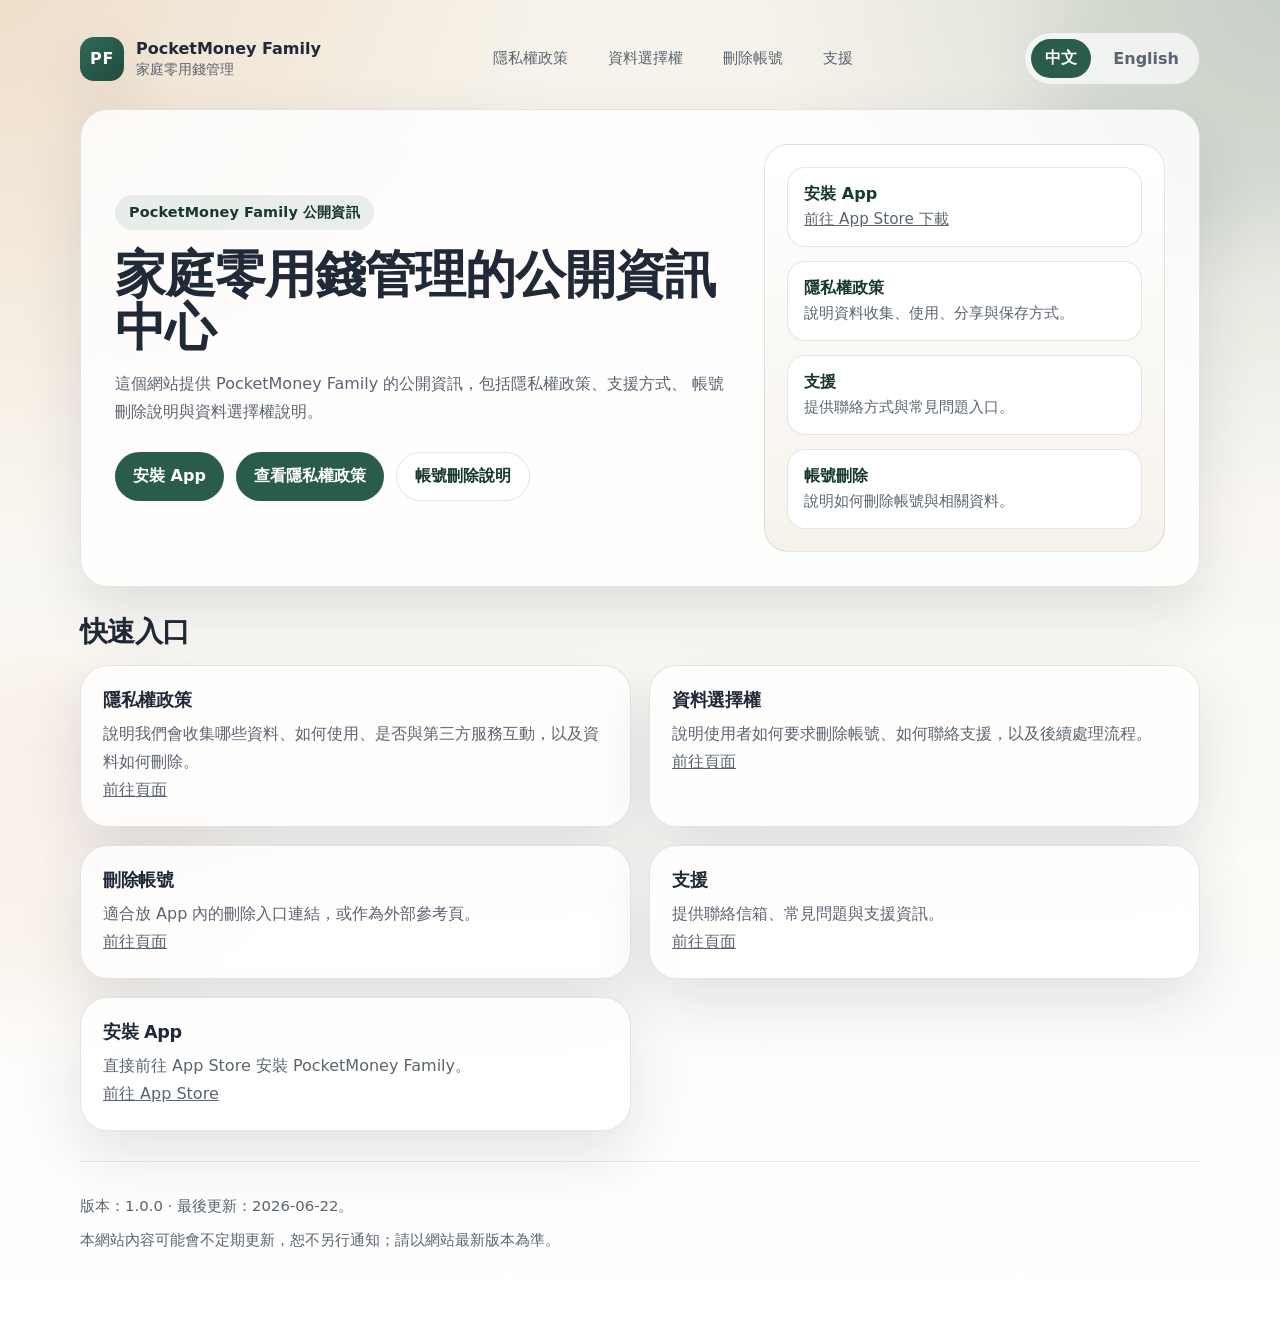
<file: index.html>
<!doctype html>
<html lang="zh-Hant">
  <head>
    <meta charset="utf-8">
    <meta name="viewport" content="width=device-width, initial-scale=1">
    <title>PocketMoney Family</title>
    <meta name="description" content="PocketMoney Family 的公開資訊頁，包含隱私權政策、支援、帳號刪除與資料選擇權說明。">
    <meta name="apple-itunes-app" content="app-id=6783416910">
    <script>
      try {
        const savedLanguage = localStorage.getItem("pocketmoneyfamily-language");
        if (savedLanguage === "en" || savedLanguage === "zh") {
          document.documentElement.dataset.lang = savedLanguage;
          document.documentElement.lang = savedLanguage === "en" ? "en" : "zh-Hant";
        }
      } catch (_) {}
    </script>
    <link rel="stylesheet" href="assets/site.css">
    <script src="assets/site.js" defer></script>
  </head>
  <body>
    <div class="page">
      <div class="shell">
        <header class="topbar">
          <a class="brand" href="./" aria-label="PocketMoney Family 首頁">
            <div class="brand-mark">PF</div>
            <div class="brand-text">
              <strong>PocketMoney Family</strong>
              <span data-lang-block="zh">家庭零用錢管理</span>
              <span data-lang-block="en">Family allowance manager</span>
            </div>
          </a>
          <nav class="nav" aria-label="主要導覽">
            <a href="privacy/" data-lang-block="zh">隱私權政策</a>
            <a href="privacy-choices/" data-lang-block="zh">資料選擇權</a>
            <a href="delete-account/" data-lang-block="zh">刪除帳號</a>
            <a href="support/" data-lang-block="zh">支援</a>
            <a href="privacy/" data-lang-block="en">Privacy Policy</a>
            <a href="privacy-choices/" data-lang-block="en">Privacy Choices</a>
            <a href="delete-account/" data-lang-block="en">Delete Account</a>
            <a href="support/" data-lang-block="en">Support</a>
          </nav>
          <div class="lang-toggle" role="group" aria-label="Language switch">
            <button type="button" data-lang-switch="zh">中文</button>
            <button type="button" data-lang-switch="en">English</button>
          </div>
        </header>

        <main>
          <section class="hero">
            <div class="hero-copy">
              <div class="eyebrow" data-lang-block="zh">PocketMoney Family 公開資訊</div>
              <div class="eyebrow" data-lang-block="en">PocketMoney Family public information</div>
              <h1 data-lang-block="zh">家庭零用錢管理的公開資訊中心</h1>
              <h1 data-lang-block="en">Public information hub for PocketMoney Family</h1>
              <p data-lang-block="zh">
                這個網站提供 PocketMoney Family 的公開資訊，包括隱私權政策、支援方式、
                帳號刪除說明與資料選擇權說明。
              </p>
              <p data-lang-block="en">
                This site provides the public information for PocketMoney Family, including the privacy policy,
                support details, account deletion instructions, and privacy choices.
              </p>
              <p class="language-note" data-lang-block="en">English view. Traditional Chinese is the primary language of this site.</p>
              <div class="hero-actions" data-lang-block="zh">
                <a class="button primary" href="https://apps.apple.com/app/id6783416910">安裝 App</a>
                <a class="button primary" href="privacy/">查看隱私權政策</a>
                <a class="button secondary" href="delete-account/">帳號刪除說明</a>
              </div>
              <div class="hero-actions" data-lang-block="en">
                <a class="button primary" href="https://apps.apple.com/app/id6783416910">Install app</a>
                <a class="button primary" href="privacy/">View privacy policy</a>
                <a class="button secondary" href="delete-account/">Delete account info</a>
              </div>
            </div>
            <div class="hero-panel" aria-label="網站內容摘要">
              <div class="stat" data-lang-block="zh">
                <strong>安裝 App</strong>
                <span><a href="https://apps.apple.com/app/id6783416910">前往 App Store 下載</a></span>
              </div>
              <div class="stat" data-lang-block="en">
                <strong>Install app</strong>
                <span><a href="https://apps.apple.com/app/id6783416910">Go to the App Store</a></span>
              </div>
              <div class="stat" data-lang-block="zh">
                <strong>隱私權政策</strong>
                <span>說明資料收集、使用、分享與保存方式。</span>
              </div>
              <div class="stat" data-lang-block="en">
                <strong>Privacy Policy</strong>
                <span>Explains how data is collected, used, shared, and retained.</span>
              </div>
              <div class="stat" data-lang-block="zh">
                <strong>支援</strong>
                <span>提供聯絡方式與常見問題入口。</span>
              </div>
              <div class="stat" data-lang-block="en">
                <strong>Support</strong>
                <span>Provides contact details and a simple FAQ entry point.</span>
              </div>
              <div class="stat" data-lang-block="zh">
                <strong>帳號刪除</strong>
                <span>說明如何刪除帳號與相關資料。</span>
              </div>
              <div class="stat" data-lang-block="en">
                <strong>Account Deletion</strong>
                <span>Explains how to delete an account and related data.</span>
              </div>
            </div>
          </section>

          <section class="section">
            <div class="section-header" data-lang-block="zh">
              <h2>快速入口</h2>
            </div>
            <div class="section-header" data-lang-block="en">
              <h2>Quick links</h2>
            </div>
            <div class="grid two">
              <article class="card">
                <h3 data-lang-block="zh">隱私權政策</h3>
                <h3 data-lang-block="en">Privacy Policy</h3>
                <p data-lang-block="zh">說明我們會收集哪些資料、如何使用、是否與第三方服務互動，以及資料如何刪除。</p>
                <p data-lang-block="en">Explains what data we collect, how we use it, whether third-party services are involved, and how data is removed.</p>
                <p data-lang-block="zh"><a href="privacy/">前往頁面</a></p>
                <p data-lang-block="en"><a href="privacy/">Open page</a></p>
              </article>
              <article class="card">
                <h3 data-lang-block="zh">資料選擇權</h3>
                <h3 data-lang-block="en">Privacy Choices</h3>
                <p data-lang-block="zh">說明使用者如何要求刪除帳號、如何聯絡支援，以及後續處理流程。</p>
                <p data-lang-block="en">Explains how users can request account deletion, contact support, and understand the next steps.</p>
                <p data-lang-block="zh"><a href="privacy-choices/">前往頁面</a></p>
                <p data-lang-block="en"><a href="privacy-choices/">Open page</a></p>
              </article>
              <article class="card">
                <h3 data-lang-block="zh">刪除帳號</h3>
                <h3 data-lang-block="en">Delete Account</h3>
                <p data-lang-block="zh">適合放 App 內的刪除入口連結，或作為外部參考頁。</p>
                <p data-lang-block="en">Useful as the public destination for an in-app delete entry or a reference page.</p>
                <p data-lang-block="zh"><a href="delete-account/">前往頁面</a></p>
                <p data-lang-block="en"><a href="delete-account/">Open page</a></p>
              </article>
              <article class="card">
                <h3 data-lang-block="zh">支援</h3>
                <h3 data-lang-block="en">Support</h3>
                <p data-lang-block="zh">提供聯絡信箱、常見問題與支援資訊。</p>
                <p data-lang-block="en">Provides the contact email, FAQs, and support information.</p>
                <p data-lang-block="zh"><a href="support/">前往頁面</a></p>
                <p data-lang-block="en"><a href="support/">Open page</a></p>
              </article>
              <article class="card">
                <h3 data-lang-block="zh">安裝 App</h3>
                <h3 data-lang-block="en">Install app</h3>
                <p data-lang-block="zh">直接前往 App Store 安裝 PocketMoney Family。</p>
                <p data-lang-block="en">Go straight to the App Store to install PocketMoney Family.</p>
                <p data-lang-block="zh"><a href="https://apps.apple.com/app/id6783416910">前往 App Store</a></p>
                <p data-lang-block="en"><a href="https://apps.apple.com/app/id6783416910">Open App Store</a></p>
              </article>
            </div>
          </section>
        </main>

        <footer class="footer">
          <p data-lang-block="zh">版本：1.0.0 · 最後更新：2026-06-22。</p>
          <p data-lang-block="en">Version 1.0.0 · Last updated: 2026-06-22.</p>
          <p data-lang-block="zh">本網站內容可能會不定期更新，恕不另行通知；請以網站最新版本為準。</p>
          <p data-lang-block="en">This site may be updated from time to time without prior notice; please refer to the latest version on this site.</p>
        </footer>
      </div>
    </div>
  </body>
</html>
</file>
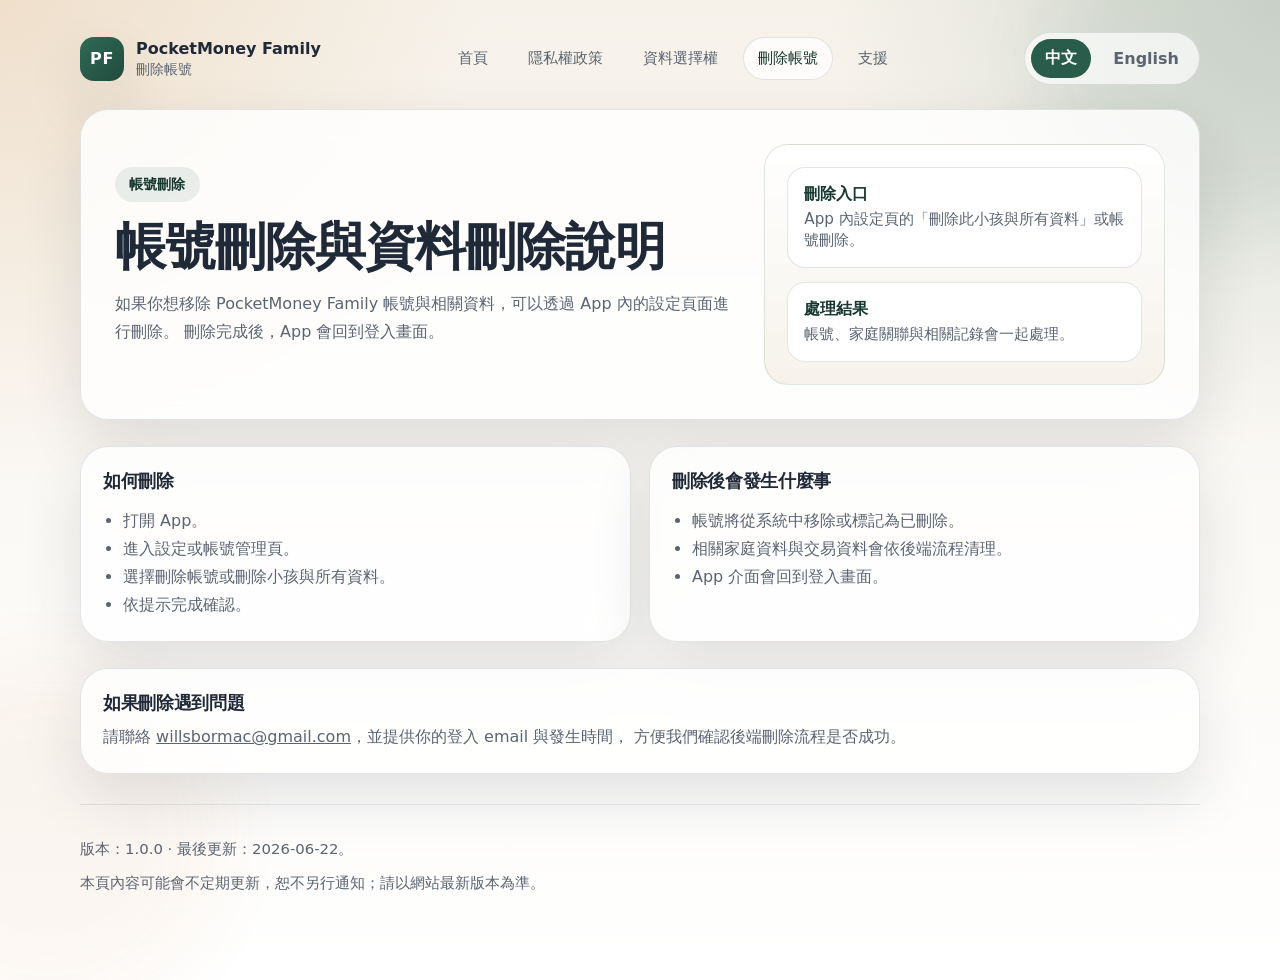
<file: delete-account/index.html>
<!doctype html>
<html lang="zh-Hant">
  <head>
    <meta charset="utf-8">
    <meta name="viewport" content="width=device-width, initial-scale=1">
    <title>刪除帳號 - PocketMoney Family</title>
    <meta name="description" content="PocketMoney Family 帳號刪除與資料刪除說明。">
    <meta name="apple-itunes-app" content="app-id=6783416910">
    <script>
      try {
        const savedLanguage = localStorage.getItem("pocketmoneyfamily-language");
        if (savedLanguage === "en" || savedLanguage === "zh") {
          document.documentElement.dataset.lang = savedLanguage;
          document.documentElement.lang = savedLanguage === "en" ? "en" : "zh-Hant";
        }
      } catch (_) {}
    </script>
    <link rel="stylesheet" href="../assets/site.css">
    <script src="../assets/site.js" defer></script>
  </head>
  <body>
    <div class="page">
      <div class="shell">
        <header class="topbar">
          <a class="brand" href="../">
            <div class="brand-mark">PF</div>
            <div class="brand-text">
              <strong>PocketMoney Family</strong>
              <span data-lang-block="zh">刪除帳號</span>
              <span data-lang-block="en">Delete account</span>
            </div>
          </a>
          <nav class="nav" aria-label="主要導覽">
            <a href="../" data-lang-block="zh">首頁</a>
            <a href="../privacy/" data-lang-block="zh">隱私權政策</a>
            <a href="../privacy-choices/" data-lang-block="zh">資料選擇權</a>
            <a href="../delete-account/" data-lang-block="zh" aria-current="page">刪除帳號</a>
            <a href="../support/" data-lang-block="zh">支援</a>
            <a href="../" data-lang-block="en">Home</a>
            <a href="../privacy/" data-lang-block="en">Privacy Policy</a>
            <a href="../privacy-choices/" data-lang-block="en">Privacy Choices</a>
            <a href="../delete-account/" data-lang-block="en" aria-current="page">Delete Account</a>
            <a href="../support/" data-lang-block="en">Support</a>
          </nav>
          <div class="lang-toggle" role="group" aria-label="Language switch">
            <button type="button" data-lang-switch="zh">中文</button>
            <button type="button" data-lang-switch="en">English</button>
          </div>
        </header>

        <main>
          <section class="hero">
            <div class="hero-copy">
              <div class="eyebrow" data-lang-block="zh">帳號刪除</div>
              <div class="eyebrow" data-lang-block="en">Delete account</div>
              <h1 data-lang-block="zh">帳號刪除與資料刪除說明</h1>
              <h1 data-lang-block="en">Account and data deletion</h1>
              <p data-lang-block="zh">
                如果你想移除 PocketMoney Family 帳號與相關資料，可以透過 App 內的設定頁面進行刪除。
                刪除完成後，App 會回到登入畫面。
              </p>
              <p data-lang-block="en">
                If you want to remove your PocketMoney Family account and related data, you can do so from the app settings.
                After deletion, the app returns to the sign-in screen.
              </p>
              <p class="language-note" data-lang-block="en">English view. Traditional Chinese is the primary language of this site.</p>
            </div>
            <div class="hero-panel">
              <div class="stat" data-lang-block="zh">
                <strong>刪除入口</strong>
                <span>App 內設定頁的「刪除此小孩與所有資料」或帳號刪除。</span>
              </div>
              <div class="stat" data-lang-block="en">
                <strong>Deletion entry</strong>
                <span>The in-app settings page includes account deletion and delete-child-with-all-data actions.</span>
              </div>
              <div class="stat" data-lang-block="zh">
                <strong>處理結果</strong>
                <span>帳號、家庭關聯與相關記錄會一起處理。</span>
              </div>
              <div class="stat" data-lang-block="en">
                <strong>Result</strong>
                <span>The account, family links, and related records are processed together.</span>
              </div>
            </div>
          </section>

          <section class="section">
            <div class="grid two">
              <article class="card">
                <h3 data-lang-block="zh">如何刪除</h3>
                <h3 data-lang-block="en">How to delete</h3>
                <ul data-lang-block="zh">
                  <li>打開 App。</li>
                  <li>進入設定或帳號管理頁。</li>
                  <li>選擇刪除帳號或刪除小孩與所有資料。</li>
                  <li>依提示完成確認。</li>
                </ul>
                <ul data-lang-block="en">
                  <li>Open the app.</li>
                  <li>Go to settings or account management.</li>
                  <li>Choose account deletion or delete child with all data.</li>
                  <li>Follow the prompts to confirm.</li>
                </ul>
              </article>
              <article class="card">
                <h3 data-lang-block="zh">刪除後會發生什麼事</h3>
                <h3 data-lang-block="en">What happens next</h3>
                <ul data-lang-block="zh">
                  <li>帳號將從系統中移除或標記為已刪除。</li>
                  <li>相關家庭資料與交易資料會依後端流程清理。</li>
                  <li>App 介面會回到登入畫面。</li>
                </ul>
                <ul data-lang-block="en">
                  <li>The account is removed from the system or marked as deleted.</li>
                  <li>Related family and transaction data is cleaned up by the backend flow.</li>
                  <li>The app returns to the sign-in screen.</li>
                </ul>
              </article>
            </div>
          </section>

          <section class="section">
            <div class="note">
              <h3 data-lang-block="zh">如果刪除遇到問題</h3>
              <h3 data-lang-block="en">If deletion fails</h3>
              <p data-lang-block="zh">
                請聯絡 <a href="mailto:willsbormac@gmail.com">willsbormac@gmail.com</a>，並提供你的登入 email 與發生時間，
                方便我們確認後端刪除流程是否成功。
              </p>
              <p data-lang-block="en">
                Please email <a href="mailto:willsbormac@gmail.com">willsbormac@gmail.com</a> with your sign-in email and the time of the issue,
                so we can check whether the backend deletion flow completed successfully.
              </p>
            </div>
          </section>
        </main>
        <footer class="footer">
          <p data-lang-block="zh">版本：1.0.0 · 最後更新：2026-06-22。</p>
          <p data-lang-block="en">Version 1.0.0 · Last updated: 2026-06-22.</p>
          <p data-lang-block="zh">本頁內容可能會不定期更新，恕不另行通知；請以網站最新版本為準。</p>
          <p data-lang-block="en">This page may be updated from time to time without prior notice; please refer to the latest version on this site.</p>
        </footer>
      </div>
    </div>
  </body>
</html>
</file>
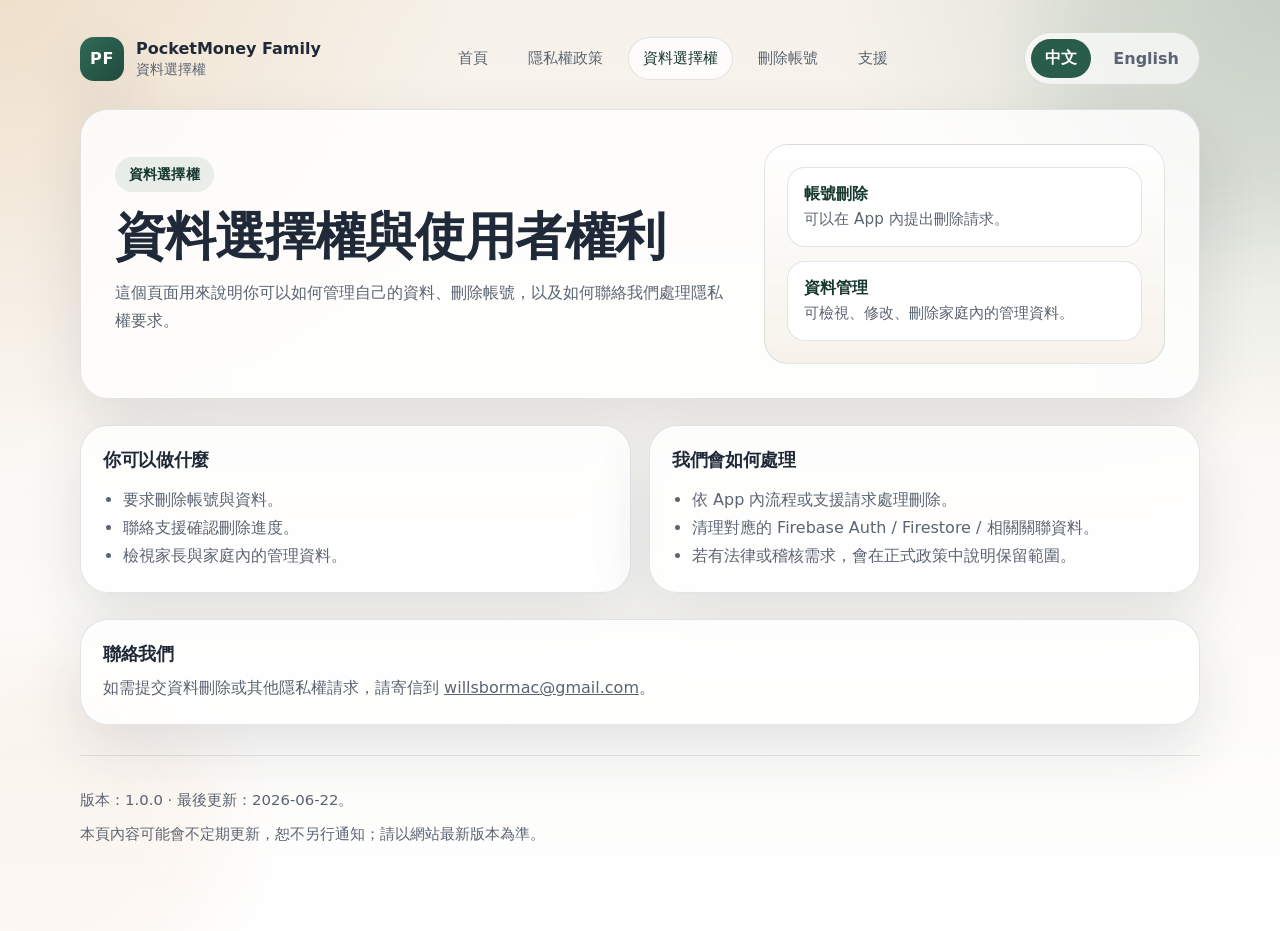
<file: privacy-choices/index.html>
<!doctype html>
<html lang="zh-Hant">
  <head>
    <meta charset="utf-8">
    <meta name="viewport" content="width=device-width, initial-scale=1">
    <title>資料選擇權 - PocketMoney Family</title>
    <meta name="description" content="PocketMoney Family 使用者資料選擇權與權利說明。">
    <meta name="apple-itunes-app" content="app-id=6783416910">
    <script>
      try {
        const savedLanguage = localStorage.getItem("pocketmoneyfamily-language");
        if (savedLanguage === "en" || savedLanguage === "zh") {
          document.documentElement.dataset.lang = savedLanguage;
          document.documentElement.lang = savedLanguage === "en" ? "en" : "zh-Hant";
        }
      } catch (_) {}
    </script>
    <link rel="stylesheet" href="../assets/site.css">
    <script src="../assets/site.js" defer></script>
  </head>
  <body>
    <div class="page">
      <div class="shell">
        <header class="topbar">
          <a class="brand" href="../">
            <div class="brand-mark">PF</div>
            <div class="brand-text">
              <strong>PocketMoney Family</strong>
              <span data-lang-block="zh">資料選擇權</span>
              <span data-lang-block="en">Privacy choices</span>
            </div>
          </a>
          <nav class="nav" aria-label="主要導覽">
            <a href="../" data-lang-block="zh">首頁</a>
            <a href="../privacy/" data-lang-block="zh">隱私權政策</a>
            <a href="../privacy-choices/" data-lang-block="zh" aria-current="page">資料選擇權</a>
            <a href="../delete-account/" data-lang-block="zh">刪除帳號</a>
            <a href="../support/" data-lang-block="zh">支援</a>
            <a href="../" data-lang-block="en">Home</a>
            <a href="../privacy/" data-lang-block="en">Privacy Policy</a>
            <a href="../privacy-choices/" data-lang-block="en" aria-current="page">Privacy Choices</a>
            <a href="../delete-account/" data-lang-block="en">Delete Account</a>
            <a href="../support/" data-lang-block="en">Support</a>
          </nav>
          <div class="lang-toggle" role="group" aria-label="Language switch">
            <button type="button" data-lang-switch="zh">中文</button>
            <button type="button" data-lang-switch="en">English</button>
          </div>
        </header>

        <main>
          <section class="hero">
            <div class="hero-copy">
              <div class="eyebrow" data-lang-block="zh">資料選擇權</div>
              <div class="eyebrow" data-lang-block="en">Privacy choices</div>
              <h1 data-lang-block="zh">資料選擇權與使用者權利</h1>
              <h1 data-lang-block="en">Privacy choices and user rights</h1>
              <p data-lang-block="zh">
                這個頁面用來說明你可以如何管理自己的資料、刪除帳號，以及如何聯絡我們處理隱私權要求。
              </p>
              <p data-lang-block="en">
                This page explains how you can manage your data, delete your account, and contact us about privacy requests.
              </p>
              <p class="language-note" data-lang-block="en">English view. Traditional Chinese is the primary language of this site.</p>
            </div>
            <div class="hero-panel">
              <div class="stat" data-lang-block="zh">
                <strong>帳號刪除</strong>
                <span>可以在 App 內提出刪除請求。</span>
              </div>
              <div class="stat" data-lang-block="en">
                <strong>Account deletion</strong>
                <span>You can submit a deletion request in the app.</span>
              </div>
              <div class="stat" data-lang-block="zh">
                <strong>資料管理</strong>
                <span>可檢視、修改、刪除家庭內的管理資料。</span>
              </div>
              <div class="stat" data-lang-block="en">
                <strong>Data management</strong>
                <span>You can view, edit, and delete family management data.</span>
              </div>
            </div>
          </section>

          <section class="section">
            <div class="grid two">
              <article class="card">
                <h3 data-lang-block="zh">你可以做什麼</h3>
                <h3 data-lang-block="en">What you can do</h3>
                <ul data-lang-block="zh">
                  <li>要求刪除帳號與資料。</li>
                  <li>聯絡支援確認刪除進度。</li>
                  <li>檢視家長與家庭內的管理資料。</li>
                </ul>
                <ul data-lang-block="en">
                  <li>Request account and data deletion.</li>
                  <li>Contact support to check deletion progress.</li>
                  <li>Check parent and family management data.</li>
                </ul>
              </article>
              <article class="card">
                <h3 data-lang-block="zh">我們會如何處理</h3>
                <h3 data-lang-block="en">How we handle it</h3>
                <ul data-lang-block="zh">
                  <li>依 App 內流程或支援請求處理刪除。</li>
                  <li>清理對應的 Firebase Auth / Firestore / 相關關聯資料。</li>
                  <li>若有法律或稽核需求，會在正式政策中說明保留範圍。</li>
                </ul>
                <ul data-lang-block="en">
                  <li>We process deletion through the app flow or a support request.</li>
                  <li>We clean up related Firebase Auth, Firestore, and linked records.</li>
                  <li>If there are legal or audit requirements, the final policy will explain retention scope.</li>
                </ul>
              </article>
            </div>
          </section>

          <section class="section">
            <div class="note">
              <h3 data-lang-block="zh">聯絡我們</h3>
              <h3 data-lang-block="en">Contact us</h3>
              <p data-lang-block="zh">
                如需提交資料刪除或其他隱私權請求，請寄信到
                <a href="mailto:willsbormac@gmail.com">willsbormac@gmail.com</a>。
              </p>
              <p data-lang-block="en">
                To submit a data deletion request or other privacy request, email
                <a href="mailto:willsbormac@gmail.com">willsbormac@gmail.com</a>.
              </p>
            </div>
          </section>
        </main>
        <footer class="footer">
          <p data-lang-block="zh">版本：1.0.0 · 最後更新：2026-06-22。</p>
          <p data-lang-block="en">Version 1.0.0 · Last updated: 2026-06-22.</p>
          <p data-lang-block="zh">本頁內容可能會不定期更新，恕不另行通知；請以網站最新版本為準。</p>
          <p data-lang-block="en">This page may be updated from time to time without prior notice; please refer to the latest version on this site.</p>
        </footer>
      </div>
    </div>
  </body>
</html>
</file>
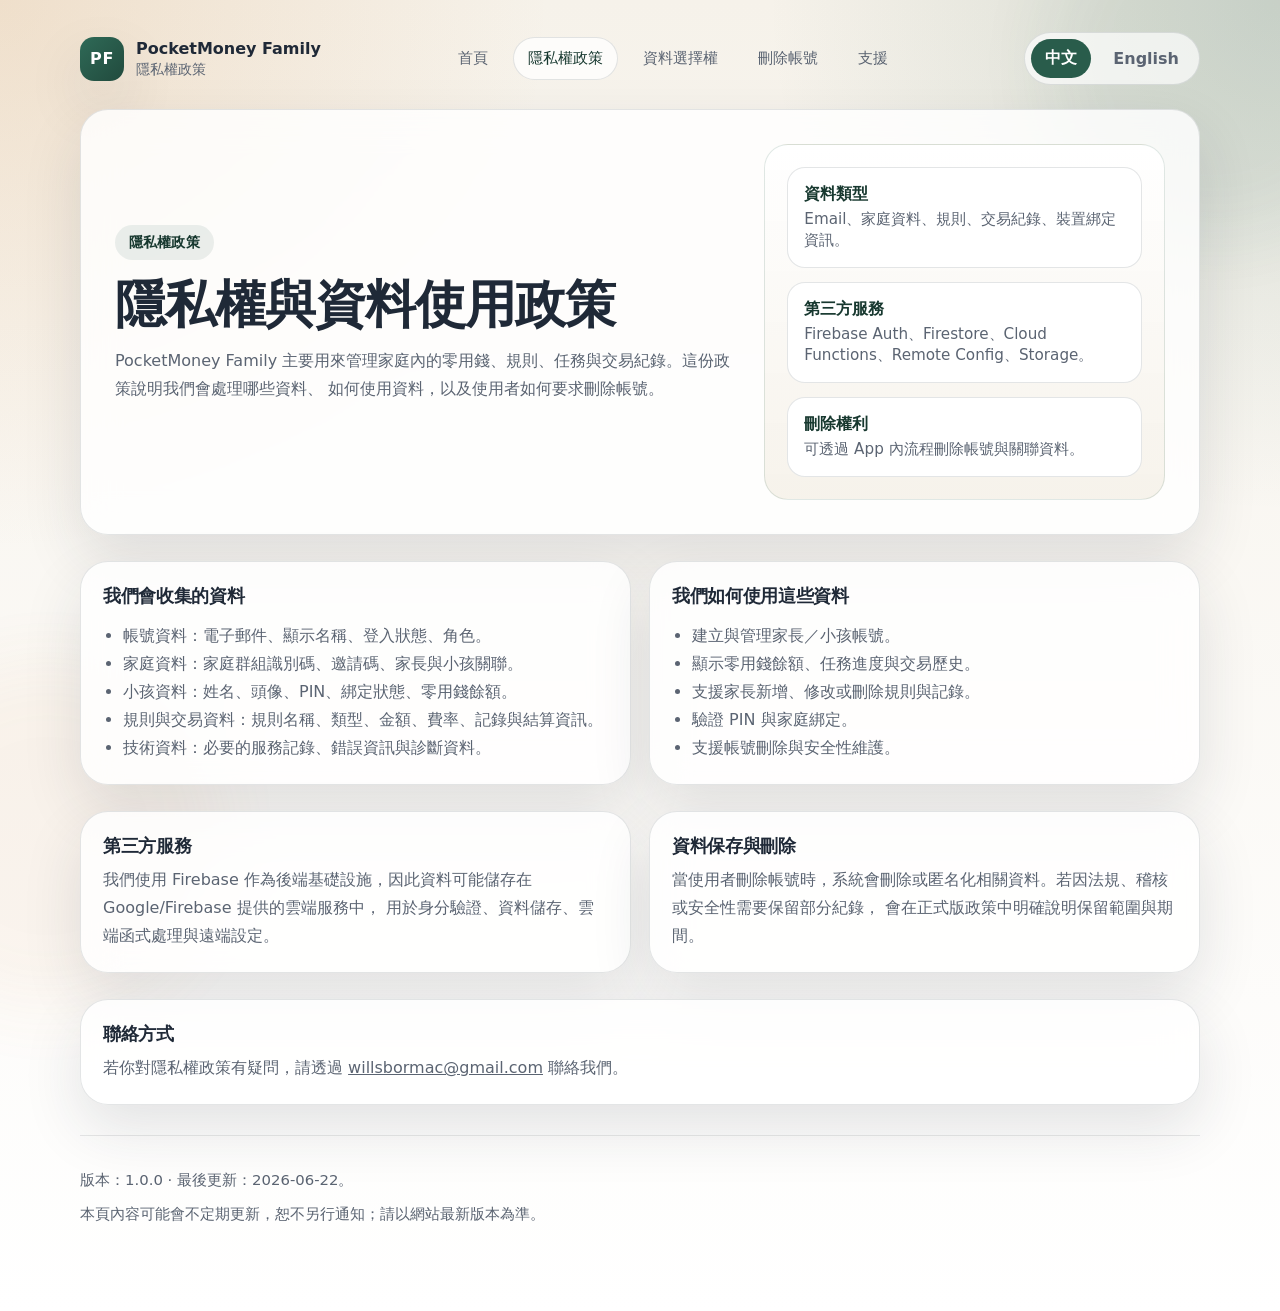
<file: privacy/index.html>
<!doctype html>
<html lang="zh-Hant">
  <head>
    <meta charset="utf-8">
    <meta name="viewport" content="width=device-width, initial-scale=1">
    <title>隱私權政策 - PocketMoney Family</title>
    <meta name="description" content="PocketMoney Family 隱私權與資料使用政策。">
    <meta name="apple-itunes-app" content="app-id=6783416910">
    <script>
      try {
        const savedLanguage = localStorage.getItem("pocketmoneyfamily-language");
        if (savedLanguage === "en" || savedLanguage === "zh") {
          document.documentElement.dataset.lang = savedLanguage;
          document.documentElement.lang = savedLanguage === "en" ? "en" : "zh-Hant";
        }
      } catch (_) {}
    </script>
    <link rel="stylesheet" href="../assets/site.css">
    <script src="../assets/site.js" defer></script>
  </head>
  <body>
    <div class="page">
      <div class="shell">
        <header class="topbar">
          <a class="brand" href="../">
            <div class="brand-mark">PF</div>
            <div class="brand-text">
              <strong>PocketMoney Family</strong>
              <span data-lang-block="zh">隱私權政策</span>
              <span data-lang-block="en">Privacy Policy</span>
            </div>
          </a>
          <nav class="nav" aria-label="主要導覽">
            <a href="../" data-lang-block="zh">首頁</a>
            <a href="../privacy/" data-lang-block="zh" aria-current="page">隱私權政策</a>
            <a href="../privacy-choices/" data-lang-block="zh">資料選擇權</a>
            <a href="../delete-account/" data-lang-block="zh">刪除帳號</a>
            <a href="../support/" data-lang-block="zh">支援</a>
            <a href="../" data-lang-block="en">Home</a>
            <a href="../privacy/" data-lang-block="en" aria-current="page">Privacy Policy</a>
            <a href="../privacy-choices/" data-lang-block="en">Privacy Choices</a>
            <a href="../delete-account/" data-lang-block="en">Delete Account</a>
            <a href="../support/" data-lang-block="en">Support</a>
          </nav>
          <div class="lang-toggle" role="group" aria-label="Language switch">
            <button type="button" data-lang-switch="zh">中文</button>
            <button type="button" data-lang-switch="en">English</button>
          </div>
        </header>

        <main>
          <section class="hero">
            <div class="hero-copy">
              <div class="eyebrow" data-lang-block="zh">隱私權政策</div>
              <div class="eyebrow" data-lang-block="en">Privacy Policy</div>
              <h1 data-lang-block="zh">隱私權與資料使用政策</h1>
              <h1 data-lang-block="en">Privacy and data use policy</h1>
              <p data-lang-block="zh">
                PocketMoney Family 主要用來管理家庭內的零用錢、規則、任務與交易紀錄。這份政策說明我們會處理哪些資料、
                如何使用資料，以及使用者如何要求刪除帳號。
              </p>
              <p data-lang-block="en">
                PocketMoney Family is used to manage family allowance, rules, tasks, and transaction records.
                This policy explains what data we handle, how we use it, and how users can request account deletion.
              </p>
              <p class="language-note" data-lang-block="en">English view. Traditional Chinese is the primary language of this site.</p>
            </div>
            <div class="hero-panel">
              <div class="stat" data-lang-block="zh">
                <strong>資料類型</strong>
                <span>Email、家庭資料、規則、交易紀錄、裝置綁定資訊。</span>
              </div>
              <div class="stat" data-lang-block="en">
                <strong>Data types</strong>
                <span>Email, family data, rules, transaction records, and device binding info.</span>
              </div>
              <div class="stat" data-lang-block="zh">
                <strong>第三方服務</strong>
                <span>Firebase Auth、Firestore、Cloud Functions、Remote Config、Storage。</span>
              </div>
              <div class="stat" data-lang-block="en">
                <strong>Third-party services</strong>
                <span>Firebase Auth, Firestore, Cloud Functions, Remote Config, and Storage.</span>
              </div>
              <div class="stat" data-lang-block="zh">
                <strong>刪除權利</strong>
                <span>可透過 App 內流程刪除帳號與關聯資料。</span>
              </div>
              <div class="stat" data-lang-block="en">
                <strong>Deletion rights</strong>
                <span>Users can delete their account and related data through the app flow.</span>
              </div>
            </div>
          </section>

          <section class="section">
            <div class="grid two">
              <article class="card">
                <h3 data-lang-block="zh">我們會收集的資料</h3>
                <h3 data-lang-block="en">Data we collect</h3>
                <ul data-lang-block="zh">
                  <li>帳號資料：電子郵件、顯示名稱、登入狀態、角色。</li>
                  <li>家庭資料：家庭群組識別碼、邀請碼、家長與小孩關聯。</li>
                  <li>小孩資料：姓名、頭像、PIN、綁定狀態、零用錢餘額。</li>
                  <li>規則與交易資料：規則名稱、類型、金額、費率、記錄與結算資訊。</li>
                  <li>技術資料：必要的服務記錄、錯誤資訊與診斷資料。</li>
                </ul>
                <ul data-lang-block="en">
                  <li>Account data: email, display name, sign-in state, and role.</li>
                  <li>Family data: family group ID, invite code, and parent-child relationships.</li>
                  <li>Child data: name, avatar, PIN, binding state, and allowance balance.</li>
                  <li>Rules and transaction data: rule names, types, amounts, rates, records, and settlement data.</li>
                  <li>Technical data: required service logs, error information, and diagnostics.</li>
                </ul>
              </article>
              <article class="card">
                <h3 data-lang-block="zh">我們如何使用這些資料</h3>
                <h3 data-lang-block="en">How we use the data</h3>
                <ul data-lang-block="zh">
                  <li>建立與管理家長／小孩帳號。</li>
                  <li>顯示零用錢餘額、任務進度與交易歷史。</li>
                  <li>支援家長新增、修改或刪除規則與記錄。</li>
                  <li>驗證 PIN 與家庭綁定。</li>
                  <li>支援帳號刪除與安全性維護。</li>
                </ul>
                <ul data-lang-block="en">
                  <li>Create and manage parent and child accounts.</li>
                  <li>Show allowance balances, task progress, and transaction history.</li>
                  <li>Let parents add, edit, or delete rules and records.</li>
                  <li>Verify PINs and family binding.</li>
                  <li>Support account deletion and security maintenance.</li>
                </ul>
              </article>
            </div>
          </section>

          <section class="section">
            <div class="grid two">
              <article class="card">
                <h3 data-lang-block="zh">第三方服務</h3>
                <h3 data-lang-block="en">Third-party services</h3>
                <p data-lang-block="zh">
                  我們使用 Firebase 作為後端基礎設施，因此資料可能儲存在 Google/Firebase 提供的雲端服務中，
                  用於身分驗證、資料儲存、雲端函式處理與遠端設定。
                </p>
                <p data-lang-block="en">
                  We use Firebase as backend infrastructure, so data may be stored in Google/Firebase cloud services for
                  authentication, storage, cloud function processing, and remote configuration.
                </p>
              </article>
              <article class="card">
                <h3 data-lang-block="zh">資料保存與刪除</h3>
                <h3 data-lang-block="en">Retention and deletion</h3>
                <p data-lang-block="zh">
                  當使用者刪除帳號時，系統會刪除或匿名化相關資料。若因法規、稽核或安全性需要保留部分紀錄，
                  會在正式版政策中明確說明保留範圍與期間。
                </p>
                <p data-lang-block="en">
                  When a user deletes an account, the system will delete or anonymize related data. If any records must be
                  retained for legal, audit, or security reasons, the final policy will explain the scope and retention period.
                </p>
              </article>
            </div>
          </section>

          <section class="section">
            <div class="note">
              <h3 data-lang-block="zh">聯絡方式</h3>
              <h3 data-lang-block="en">Contact</h3>
              <p data-lang-block="zh">
                若你對隱私權政策有疑問，請透過 <a href="mailto:willsbormac@gmail.com">willsbormac@gmail.com</a>
                聯絡我們。
              </p>
              <p data-lang-block="en">
                If you have questions about this policy, please contact us at
                <a href="mailto:willsbormac@gmail.com">willsbormac@gmail.com</a>.
              </p>
            </div>
          </section>
        </main>
        <footer class="footer">
          <p data-lang-block="zh">版本：1.0.0 · 最後更新：2026-06-22。</p>
          <p data-lang-block="en">Version 1.0.0 · Last updated: 2026-06-22.</p>
          <p data-lang-block="zh">本頁內容可能會不定期更新，恕不另行通知；請以網站最新版本為準。</p>
          <p data-lang-block="en">This page may be updated from time to time without prior notice; please refer to the latest version on this site.</p>
        </footer>
      </div>
    </div>
  </body>
</html>
</file>
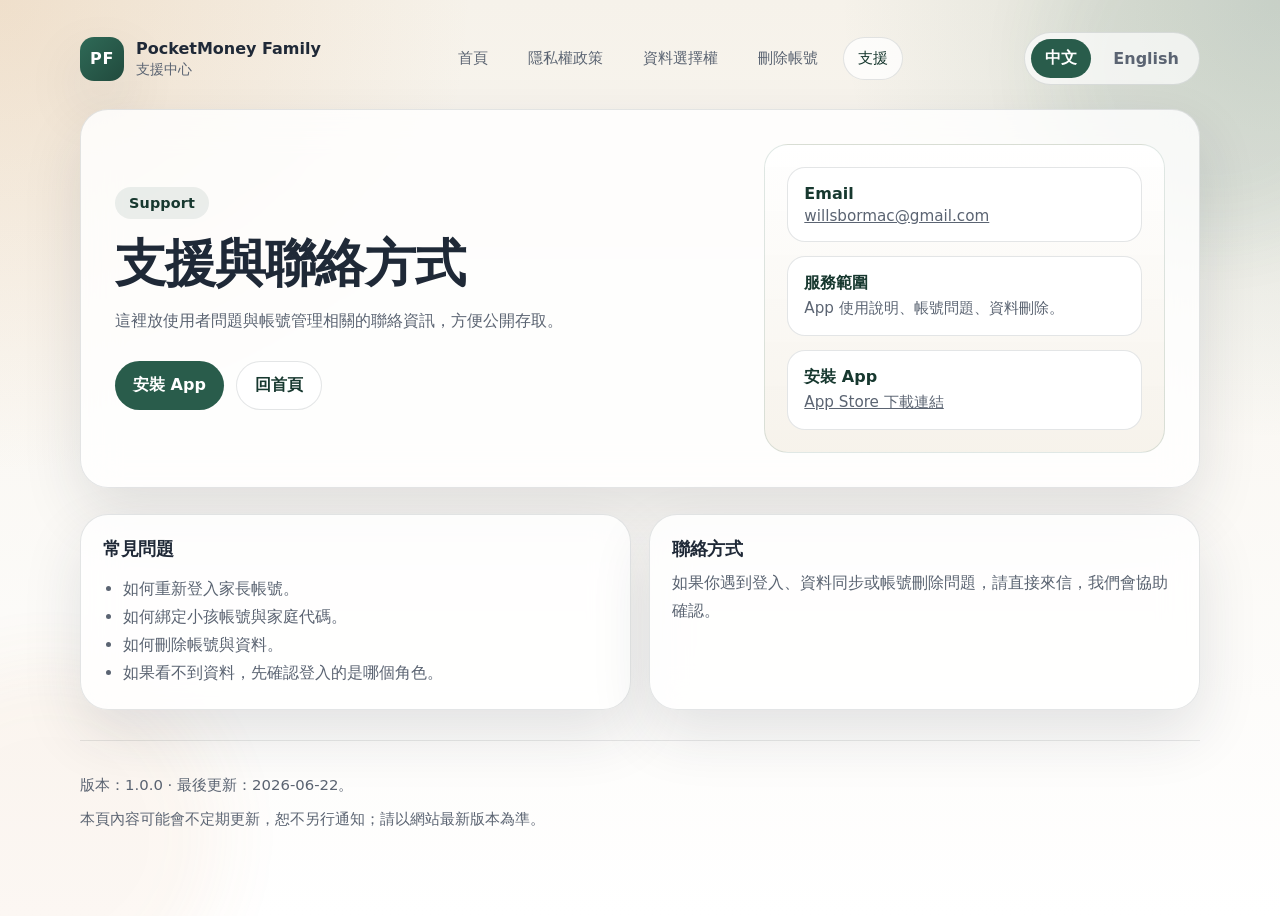
<file: support/index.html>
<!doctype html>
<html lang="zh-Hant">
  <head>
    <meta charset="utf-8">
    <meta name="viewport" content="width=device-width, initial-scale=1">
    <title>支援 - PocketMoney Family</title>
    <meta name="description" content="PocketMoney Family 支援資訊與聯絡方式。">
    <meta name="apple-itunes-app" content="app-id=6783416910">
    <script>
      try {
        const savedLanguage = localStorage.getItem("pocketmoneyfamily-language");
        if (savedLanguage === "en" || savedLanguage === "zh") {
          document.documentElement.dataset.lang = savedLanguage;
          document.documentElement.lang = savedLanguage === "en" ? "en" : "zh-Hant";
        }
      } catch (_) {}
    </script>
    <link rel="stylesheet" href="../assets/site.css">
    <script src="../assets/site.js" defer></script>
  </head>
  <body>
    <div class="page">
      <div class="shell">
        <header class="topbar">
          <a class="brand" href="../">
            <div class="brand-mark">PF</div>
            <div class="brand-text">
              <strong>PocketMoney Family</strong>
              <span data-lang-block="zh">支援中心</span>
              <span data-lang-block="en">Support center</span>
            </div>
          </a>
          <nav class="nav" aria-label="主要導覽">
            <a href="../" data-lang-block="zh">首頁</a>
            <a href="../privacy/" data-lang-block="zh">隱私權政策</a>
            <a href="../privacy-choices/" data-lang-block="zh">資料選擇權</a>
            <a href="../delete-account/" data-lang-block="zh">刪除帳號</a>
            <a href="../support/" data-lang-block="zh" aria-current="page">支援</a>
            <a href="../" data-lang-block="en">Home</a>
            <a href="../privacy/" data-lang-block="en">Privacy Policy</a>
            <a href="../privacy-choices/" data-lang-block="en">Privacy Choices</a>
            <a href="../delete-account/" data-lang-block="en">Delete Account</a>
            <a href="../support/" data-lang-block="en" aria-current="page">Support</a>
          </nav>
          <div class="lang-toggle" role="group" aria-label="Language switch">
            <button type="button" data-lang-switch="zh">中文</button>
            <button type="button" data-lang-switch="en">English</button>
          </div>
        </header>

        <main>
          <section class="hero">
            <div class="hero-copy">
              <div class="eyebrow" data-lang-block="zh">Support</div>
              <div class="eyebrow" data-lang-block="en">Support</div>
              <h1 data-lang-block="zh">支援與聯絡方式</h1>
              <h1 data-lang-block="en">Support and contact details</h1>
              <p data-lang-block="zh">這裡放使用者問題與帳號管理相關的聯絡資訊，方便公開存取。</p>
              <p data-lang-block="en">This page provides contact details for user questions and account management.</p>
              <p class="language-note" data-lang-block="en">English view. Traditional Chinese is the primary language of this site.</p>
              <div class="hero-actions" data-lang-block="zh">
                <a class="button primary" href="https://apps.apple.com/app/id6783416910">安裝 App</a>
                <a class="button secondary" href="../">回首頁</a>
              </div>
              <div class="hero-actions" data-lang-block="en">
                <a class="button primary" href="https://apps.apple.com/app/id6783416910">Install app</a>
                <a class="button secondary" href="../">Back to home</a>
              </div>
            </div>
            <div class="hero-panel">
              <div class="stat" data-lang-block="zh">
                <strong>Email</strong>
                <span><a href="mailto:willsbormac@gmail.com">willsbormac@gmail.com</a></span>
              </div>
              <div class="stat" data-lang-block="en">
                <strong>Email</strong>
                <span><a href="mailto:willsbormac@gmail.com">willsbormac@gmail.com</a></span>
              </div>
              <div class="stat" data-lang-block="zh">
                <strong>服務範圍</strong>
                <span>App 使用說明、帳號問題、資料刪除。</span>
              </div>
              <div class="stat" data-lang-block="en">
                <strong>Service area</strong>
                <span>App usage help, account issues, and data deletion.</span>
              </div>
              <div class="stat" data-lang-block="zh">
                <strong>安裝 App</strong>
                <span><a href="https://apps.apple.com/app/id6783416910">App Store 下載連結</a></span>
              </div>
              <div class="stat" data-lang-block="en">
                <strong>Install app</strong>
                <span><a href="https://apps.apple.com/app/id6783416910">App Store download link</a></span>
              </div>
            </div>
          </section>

          <section class="section">
            <div class="grid two">
              <article class="card">
                <h3 data-lang-block="zh">常見問題</h3>
                <h3 data-lang-block="en">Common questions</h3>
                <ul data-lang-block="zh">
                  <li>如何重新登入家長帳號。</li>
                  <li>如何綁定小孩帳號與家庭代碼。</li>
                  <li>如何刪除帳號與資料。</li>
                  <li>如果看不到資料，先確認登入的是哪個角色。</li>
                </ul>
                <ul data-lang-block="en">
                  <li>How to sign in again as a parent.</li>
                  <li>How to bind a child account with a family code.</li>
                  <li>How to delete an account and related data.</li>
                  <li>If data is missing, check which role is signed in.</li>
                </ul>
              </article>
              <article class="card">
                <h3 data-lang-block="zh">聯絡方式</h3>
                <h3 data-lang-block="en">Contact</h3>
                <p data-lang-block="zh">
                  如果你遇到登入、資料同步或帳號刪除問題，請直接來信，我們會協助確認。
                </p>
                <p data-lang-block="en">
                  If you run into sign-in, sync, or account deletion issues, send us an email and we will help investigate.
                </p>
              </article>
            </div>
          </section>
        </main>
        <footer class="footer">
          <p data-lang-block="zh">版本：1.0.0 · 最後更新：2026-06-22。</p>
          <p data-lang-block="en">Version 1.0.0 · Last updated: 2026-06-22.</p>
          <p data-lang-block="zh">本頁內容可能會不定期更新，恕不另行通知；請以網站最新版本為準。</p>
          <p data-lang-block="en">This page may be updated from time to time without prior notice; please refer to the latest version on this site.</p>
        </footer>
      </div>
    </div>
  </body>
</html>
</file>
<file: assets/site.css>
:root {
  color-scheme: light;
  --bg: #f6f2ea;
  --bg-alt: #fffaf3;
  --surface: rgba(255, 255, 255, 0.82);
  --surface-strong: #ffffff;
  --text: #1f2937;
  --muted: #5b6472;
  --brand: #295c4b;
  --brand-strong: #17382f;
  --accent: #d08a3f;
  --border: rgba(31, 41, 55, 0.12);
  --shadow: 0 24px 60px rgba(31, 41, 55, 0.12);
  --radius-xl: 28px;
  --radius-lg: 20px;
  --radius-md: 14px;
  --max-width: 1120px;
  --font-body: Inter, "Noto Sans TC", "PingFang TC", "Microsoft JhengHei", system-ui, sans-serif;
  --font-display: "Avenir Next", "Inter", "Noto Sans TC", system-ui, sans-serif;
}

* {
  box-sizing: border-box;
}

html {
  scroll-behavior: smooth;
}

body {
  margin: 0;
  font-family: var(--font-body);
  color: var(--text);
  background:
    radial-gradient(circle at top left, rgba(208, 138, 63, 0.18), transparent 30%),
    radial-gradient(circle at top right, rgba(41, 92, 75, 0.16), transparent 28%),
    linear-gradient(180deg, var(--bg) 0%, #fff 100%);
}

a {
  color: inherit;
}

.page {
  position: relative;
  overflow: hidden;
}

.page::before,
.page::after {
  content: "";
  position: fixed;
  inset: auto;
  width: 22rem;
  height: 22rem;
  border-radius: 50%;
  filter: blur(36px);
  pointer-events: none;
  opacity: 0.45;
  z-index: 0;
}

.page::before {
  top: -7rem;
  right: -7rem;
  background: rgba(41, 92, 75, 0.16);
}

.page::after {
  bottom: -7rem;
  left: -8rem;
  background: rgba(208, 138, 63, 0.14);
}

.shell {
  position: relative;
  z-index: 1;
  width: min(100% - 32px, var(--max-width));
  margin: 0 auto;
  padding: 24px 0 72px;
}

.topbar {
  display: flex;
  align-items: center;
  justify-content: space-between;
  gap: 16px;
  padding: 8px 0 24px;
}

.brand {
  display: inline-flex;
  align-items: center;
  gap: 12px;
  text-decoration: none;
}

.brand-mark {
  width: 44px;
  height: 44px;
  border-radius: 14px;
  background:
    linear-gradient(135deg, #2f6a57 0%, #214a3d 100%);
  box-shadow: var(--shadow);
  display: grid;
  place-items: center;
  color: #fff;
  font-weight: 700;
  letter-spacing: 0.04em;
}

.brand-text strong {
  display: block;
  font-family: var(--font-display);
  font-size: 1rem;
}

.brand-text span {
  display: block;
  color: var(--muted);
  font-size: 0.88rem;
  margin-top: 2px;
}

.nav {
  display: flex;
  flex-wrap: wrap;
  justify-content: flex-end;
  gap: 10px;
}

.nav a {
  text-decoration: none;
  font-size: 0.95rem;
  padding: 10px 14px;
  border-radius: 999px;
  border: 1px solid transparent;
  color: var(--muted);
  transition: 160ms ease;
}

.nav a:hover,
.nav a[aria-current="page"] {
  background: rgba(255, 255, 255, 0.75);
  color: var(--brand-strong);
  border-color: var(--border);
}

.lang-toggle {
  display: inline-flex;
  align-items: center;
  gap: 8px;
  padding: 6px;
  border-radius: 999px;
  background: rgba(255, 255, 255, 0.68);
  border: 1px solid var(--border);
}

.lang-toggle button {
  appearance: none;
  border: 0;
  background: transparent;
  color: var(--muted);
  border-radius: 999px;
  padding: 9px 14px;
  font: inherit;
  font-weight: 600;
  cursor: pointer;
  transition: 160ms ease;
}

.lang-toggle button[aria-pressed="true"] {
  background: var(--brand);
  color: #fff;
}

.lang-toggle button:hover {
  color: var(--brand-strong);
}

html[data-lang="en"] [data-lang-block="zh"],
html:not([data-lang]) [data-lang-block="en"],
html[data-lang="zh"] [data-lang-block="en"] {
  display: none;
}

html[data-lang="en"] [data-lang-block="en"] {
  display: revert;
}

.language-note {
  margin-top: 14px;
  color: var(--brand-strong);
  font-size: 0.95rem;
  font-weight: 600;
}

.hero,
.panel,
.card,
.note {
  background: var(--surface);
  border: 1px solid var(--border);
  border-radius: var(--radius-xl);
  box-shadow: var(--shadow);
  backdrop-filter: blur(18px);
}

.hero {
  display: grid;
  gap: 26px;
  grid-template-columns: minmax(0, 1.4fr) minmax(300px, 0.9fr);
  padding: 34px;
  align-items: center;
}

.eyebrow {
  display: inline-flex;
  align-items: center;
  gap: 8px;
  padding: 8px 14px;
  border-radius: 999px;
  background: rgba(41, 92, 75, 0.09);
  color: var(--brand-strong);
  font-size: 0.9rem;
  font-weight: 600;
  letter-spacing: 0.01em;
}

.hero h1,
.section h2,
.card h3,
.note h3 {
  margin: 0;
  font-family: var(--font-display);
  letter-spacing: -0.02em;
}

.hero h1 {
  font-size: clamp(2.2rem, 4vw, 4.1rem);
  line-height: 1.04;
  margin-top: 18px;
}

.hero p,
.section p,
.card p,
.note p,
.meta,
li,
td,
th {
  color: var(--muted);
  line-height: 1.75;
}

.hero-copy {
  max-width: 62ch;
}

.hero-actions {
  display: flex;
  flex-wrap: wrap;
  gap: 12px;
  margin-top: 26px;
}

.button {
  display: inline-flex;
  align-items: center;
  justify-content: center;
  text-decoration: none;
  font-weight: 600;
  border-radius: 999px;
  padding: 13px 18px;
  transition: 160ms ease;
}

.button.primary {
  background: var(--brand);
  color: #fff;
}

.button.primary:hover {
  background: var(--brand-strong);
}

.button.secondary {
  background: rgba(255, 255, 255, 0.82);
  border: 1px solid var(--border);
  color: var(--brand-strong);
}

.button.secondary:hover {
  border-color: rgba(41, 92, 75, 0.3);
}

.hero-panel {
  display: grid;
  gap: 14px;
  padding: 22px;
  background: linear-gradient(180deg, rgba(255,255,255,0.92), rgba(246,242,234,0.95));
  border-radius: 24px;
  border: 1px solid rgba(41, 92, 75, 0.14);
}

.hero-panel .stat {
  padding: 16px;
  border-radius: 18px;
  background: var(--surface-strong);
  border: 1px solid var(--border);
}

.hero-panel .stat strong {
  display: block;
  font-size: 1rem;
  color: var(--brand-strong);
}

.hero-panel .stat span {
  display: block;
  margin-top: 4px;
  font-size: 0.95rem;
  color: var(--muted);
}

.grid {
  display: grid;
  gap: 18px;
}

.grid.two {
  grid-template-columns: repeat(2, minmax(0, 1fr));
}

.grid.three {
  grid-template-columns: repeat(3, minmax(0, 1fr));
}

.section {
  margin-top: 26px;
}

.section-header {
  display: flex;
  justify-content: space-between;
  align-items: end;
  gap: 16px;
  margin-bottom: 14px;
}

.section h2 {
  font-size: clamp(1.45rem, 2.2vw, 2rem);
}

.card,
.note {
  padding: 22px;
}

.card h3,
.note h3 {
  font-size: 1.1rem;
  margin-bottom: 8px;
}

.card p,
.note p {
  margin: 0;
}

.card ul,
.note ul {
  margin: 14px 0 0;
  padding-left: 20px;
}

.table-wrap {
  overflow-x: auto;
  border-radius: var(--radius-lg);
  border: 1px solid var(--border);
  background: rgba(255, 255, 255, 0.74);
}

table {
  width: 100%;
  border-collapse: collapse;
  min-width: 680px;
}

th,
td {
  text-align: left;
  vertical-align: top;
  padding: 14px 16px;
  border-bottom: 1px solid rgba(31, 41, 55, 0.08);
}

th {
  color: var(--brand-strong);
  font-size: 0.92rem;
  background: rgba(41, 92, 75, 0.04);
}

.list {
  display: grid;
  gap: 14px;
}

.list-item {
  padding: 18px 20px;
  border-radius: 18px;
  background: rgba(255, 255, 255, 0.76);
  border: 1px solid var(--border);
}

.list-item strong {
  display: block;
  color: var(--brand-strong);
  margin-bottom: 6px;
}

.footer {
  margin-top: 30px;
  padding-top: 20px;
  border-top: 1px solid rgba(31, 41, 55, 0.1);
  color: var(--muted);
  font-size: 0.93rem;
}

.footer a {
  color: var(--brand-strong);
}

@media (max-width: 920px) {
  .hero,
  .grid.two,
  .grid.three {
    grid-template-columns: 1fr;
  }

  .topbar,
  .section-header {
    align-items: start;
    flex-direction: column;
  }

  .nav {
    justify-content: flex-start;
  }

  .lang-toggle {
    align-self: flex-start;
  }
}

@media (max-width: 640px) {
  .shell {
    width: min(100% - 20px, var(--max-width));
    padding-top: 14px;
  }

  .hero,
  .card,
  .note {
    padding: 18px;
  }

  .hero h1 {
    font-size: 2rem;
  }
}
</file>
